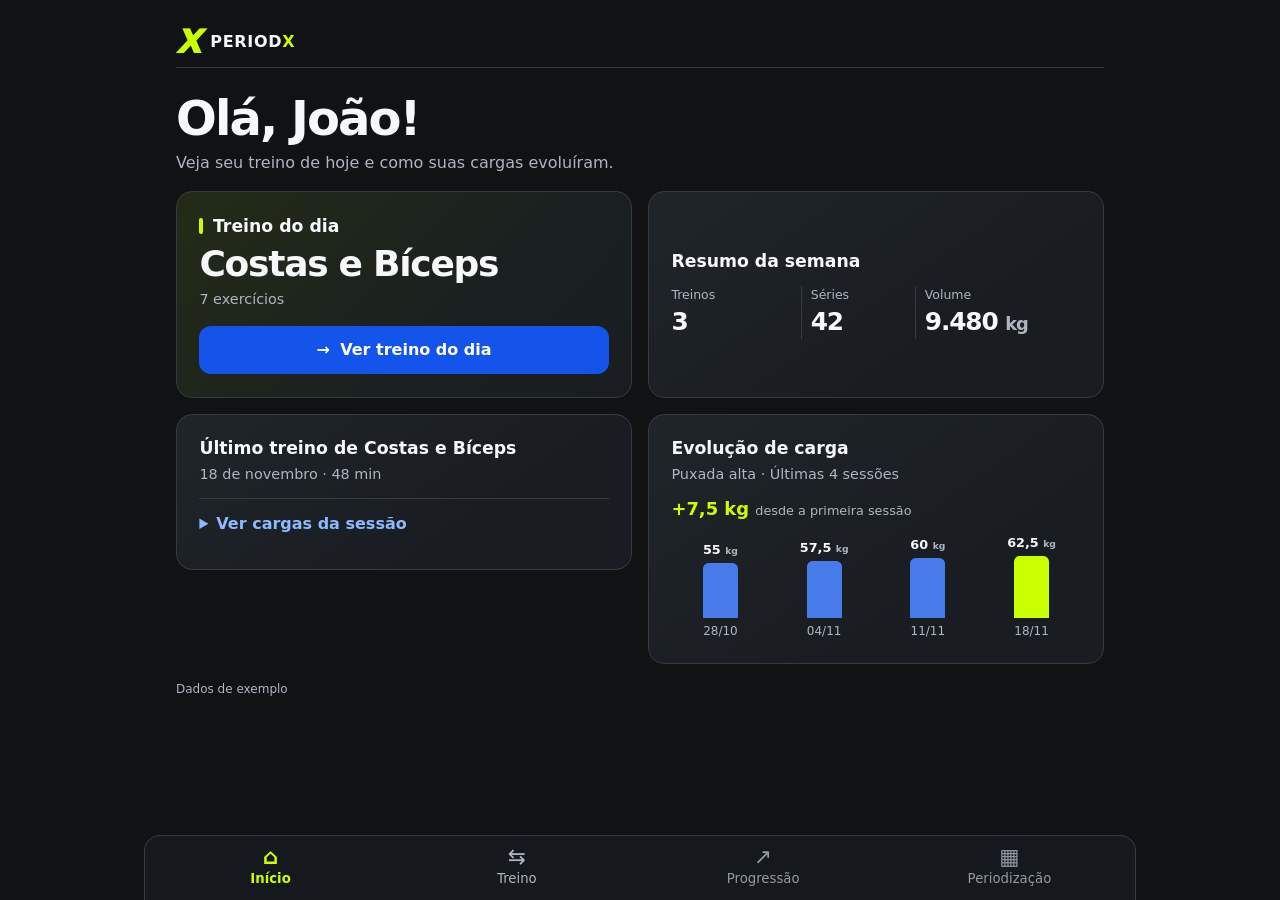
<file: index.html>
<!doctype html>
<html lang="pt-BR">
<head>
  <meta charset="utf-8">
  <meta name="viewport" content="width=device-width, initial-scale=1">
  <meta name="theme-color" content="#101214">
  <title>PeriodX | Início</title>
  <link rel="stylesheet" href="style.css">
</head>

<body class="periodx-home">
  <div class="home-layout">
    <header class="cabecalho">
      <a class="logo" href="index.html" aria-label="PeriodX, início">
        <span class="logo-simbolo" aria-hidden="true">X</span>
        <span>PERIOD<span class="logo-destaque">X</span></span>
      </a>
    </header>

    <main class="home-conteudo">
      <div class="home-boas-vindas">
        <h1>Olá, João!</h1>
        <p>Veja seu treino de hoje e como suas cargas evoluíram.</p>
      </div>

      <!-- Treino do dia -->
      <section class="home-card home-treino" aria-labelledby="treino-do-dia">
        <h2 class="home-rotulo" id="treino-do-dia">Treino do dia</h2>
        <p class="home-treino-nome">Costas e Bíceps</p>
        <p class="home-secundario">7 exercícios</p>
        <a class="home-acao" href="treino.html">
          <span aria-hidden="true">→</span> Ver treino do dia
        </a>
      </section>

      <!-- Totais da semana -->
      <section class="home-card home-semana" aria-labelledby="resumo-semana">
        <h2 id="resumo-semana">Resumo da semana</h2>
        <dl class="home-metricas">
          <div>
            <dt>Treinos</dt>
            <dd>3</dd>
          </div>
          <div>
            <dt>Séries</dt>
            <dd>42</dd>
          </div>
          <div>
            <dt>Volume</dt>
            <dd>9.480 <small>kg</small></dd>
          </div>
        </dl>
      </section>

      <!-- Última sessão da mesma ficha -->
      <section class="home-card home-historico" aria-labelledby="titulo-historico">
        <h2 id="titulo-historico">Último treino de Costas e Bíceps</h2>
        <p class="home-secundario">
          <time datetime="2026-11-18">18 de novembro</time> · 48 min
        </p>
        <details>
          <summary>Ver cargas da sessão</summary>
          <ul class="home-series">
            <li><strong>Puxada alta</strong><span>62,5 kg × 10, 9 e 8</span></li>
            <li><strong>Remada cavalinho máquina</strong><span>45 kg × 12, 10 e 10</span></li>
            <li><strong>Remada máquina unilateral</strong><span>25 kg × 12, 12 e 10</span></li>
            <li><strong>Puxada frente triângulo</strong><span>45 kg × 12, 10 e 9</span></li>
            <li><strong>Crucifixo invertido máquina</strong><span>25 kg × 15, 12 e 12</span></li>
            <li><strong>Rosca direta com halter</strong><span>12 kg × 12 e 10</span></li>
            <li><strong>Rosca martelo na polia</strong><span>20 kg × 12 e 10</span></li>
          </ul>
        </details>
      </section>

      <!-- Evolução da maior carga por sessão -->
      <section class="home-card home-evolucao" aria-labelledby="titulo-evolucao">
        <h2 id="titulo-evolucao">Evolução de carga</h2>
        <p class="home-secundario">Puxada alta · Últimas 4 sessões</p>
        <p class="home-ganho">+7,5 kg <span>desde a primeira sessão</span></p>

        <ol class="home-grafico" aria-label="Maior carga por sessão, em quilogramas">
          <li>
            <strong>55 <small>kg</small></strong>
            <span class="home-barra home-barra-55" aria-hidden="true"></span>
            <time datetime="2026-10-28">28/10</time>
          </li>
          <li>
            <strong>57,5 <small>kg</small></strong>
            <span class="home-barra home-barra-575" aria-hidden="true"></span>
            <time datetime="2026-11-04">04/11</time>
          </li>
          <li>
            <strong>60 <small>kg</small></strong>
            <span class="home-barra home-barra-60" aria-hidden="true"></span>
            <time datetime="2026-11-11">11/11</time>
          </li>
          <li>
            <strong>62,5 <small>kg</small></strong>
            <span class="home-barra home-barra-625" aria-hidden="true"></span>
            <time datetime="2026-11-18">18/11</time>
          </li>
        </ol>
      </section>

      <p class="home-aviso">Dados de exemplo</p>
    </main>
  </div>
  
  <nav class="menu-inferior" aria-label="Navegação principal">
    <a href="index.html" aria-current="page">
      <span class="menu-icone" aria-hidden="true">⌂</span>
      Início
    </a>
    <a href="treino.html">
      <span class="menu-icone" aria-hidden="true">⇆</span>
      Treino
    </a>
    <span role="link" aria-disabled="true">
      <span class="menu-icone" aria-hidden="true">↗</span>
      Progressão
    </span>
    <span role="link" aria-disabled="true">
      <span class="menu-icone" aria-hidden="true">▦</span>
      Periodização
    </span>
  </nav>
</body>
</html>
</file>
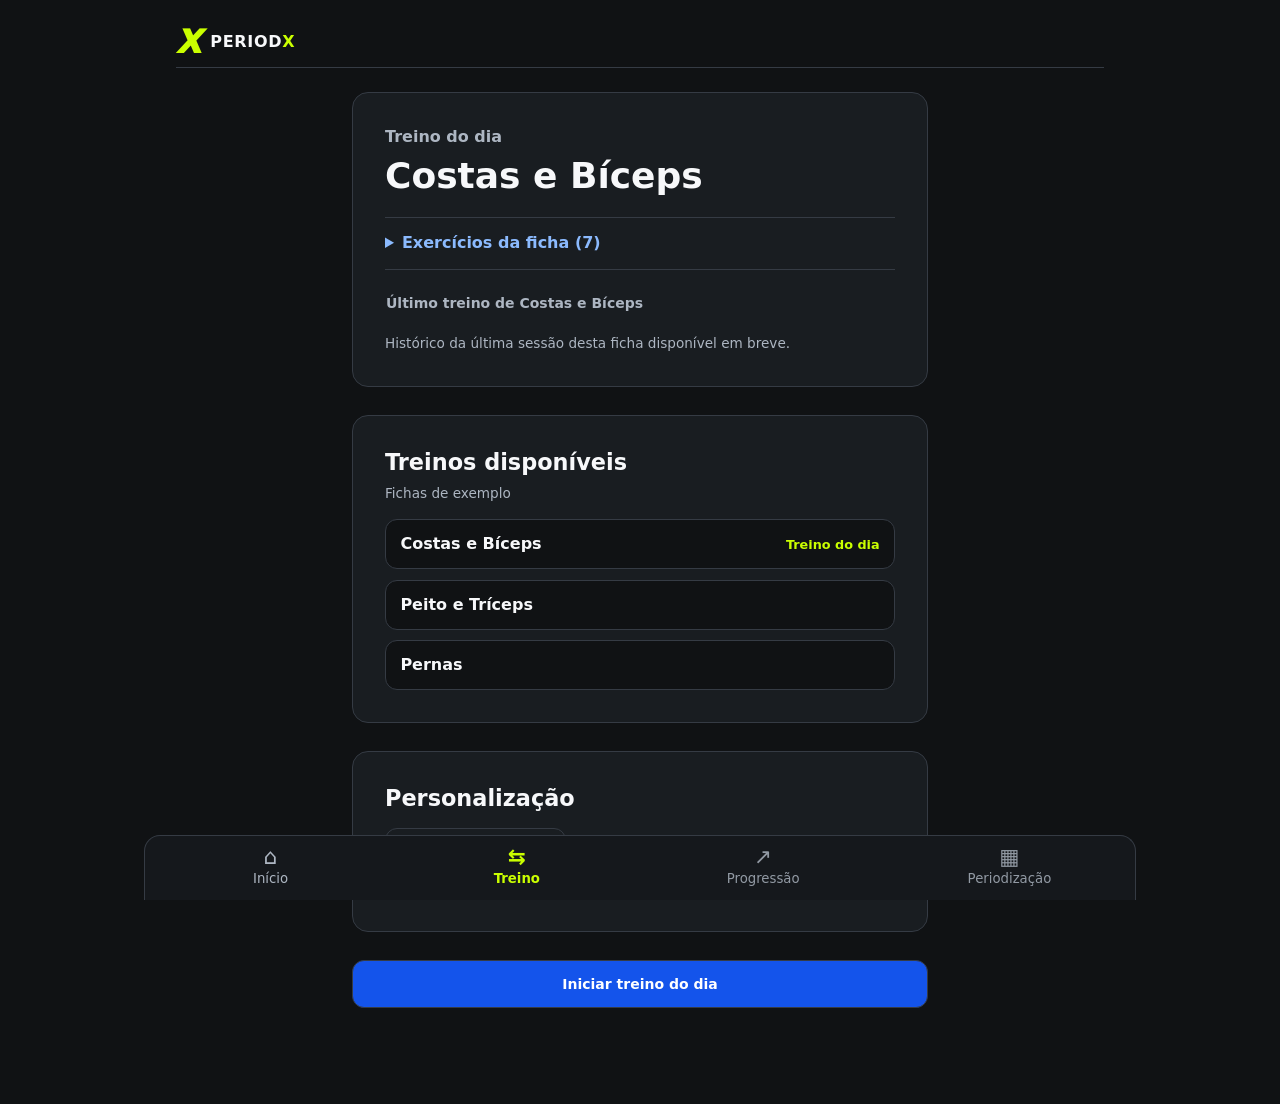
<file: treino.html>
<!doctype html>
<html lang="pt-BR">
<head>
  <meta charset="utf-8">
  <meta name="viewport" content="width=device-width, initial-scale=1">
  <meta name="theme-color" content="#101214">
  <title>PeriodX | Treino</title>
  <link rel="stylesheet" href="style.css">
  <script src="treino.js" defer></script>
</head>

<body class="tela-treino">
  <div class="pagina-treino">
    <header class="cabecalho">
      <a class="logo" href="index.html" aria-label="PeriodX, início">
        <span class="logo-simbolo" aria-hidden="true">X</span>
        <span>PERIOD<span class="logo-destaque">X</span></span>
      </a>
    </header>

    <main class="conteudo-treino">
      <!-- Ficha do dia. O JavaScript usa esta lista para definir a ordem. -->
      <section class="treino-card treino-do-dia" id="treino-do-dia"
               aria-labelledby="titulo-treino-dia">
        <h1 id="titulo-treino-dia" tabindex="-1">Treino do dia</h1>
        <p class="nome-treino">Costas e Bíceps</p>

        <details class="ficha-exercicios">
          <summary>Exercícios da ficha (7)</summary>
          <ol class="lista-exercicios">
            <li>
              <span class="nome-exercicio">Puxada alta</span>
              <span aria-hidden="true">⠿</span>
            </li>
            <li>
              <span class="nome-exercicio">Remada cavalinho máquina</span>
              <span aria-hidden="true">⠿</span>
            </li>
            <li>
              <span class="nome-exercicio">Remada máquina unilateral</span>
              <span aria-hidden="true">⠿</span>
            </li>
            <li>
              <span class="nome-exercicio">Puxada frente triângulo</span>
              <span aria-hidden="true">⠿</span>
            </li>
            <li>
              <span class="nome-exercicio">Crucifixo invertido máquina</span>
              <span aria-hidden="true">⠿</span>
            </li>
            <li>
              <span class="nome-exercicio">Rosca direta com halter</span>
              <span aria-hidden="true">⠿</span>
            </li>
            <li>
              <span class="nome-exercicio">Rosca martelo na polia</span>
              <span aria-hidden="true">⠿</span>
            </li>
          </ol>
        </details>

        <button class="link-historico" type="button" disabled
                aria-describedby="aviso-historico">
          Último treino de Costas e Bíceps
        </button>
        <p class="treino-aviso" id="aviso-historico">
          Histórico da última sessão desta ficha disponível em breve.
        </p>
      </section>

      <section class="treino-card" aria-labelledby="titulo-disponiveis">
        <h2 id="titulo-disponiveis">Treinos disponíveis</h2>
        <p class="treino-aviso">Fichas de exemplo</p>
        <ul class="fichas-exemplo">
          <li>Costas e Bíceps <span>Treino do dia</span></li>
          <li>Peito e Tríceps</li>
          <li>Pernas</li>
        </ul>
      </section>

      <section class="treino-card" aria-labelledby="titulo-personalizacao">
        <h2 id="titulo-personalizacao">Personalização</h2>
        <button class="treino-controle personalizar-treino" type="button"
                disabled aria-describedby="aviso-personalizacao">
          Personalizar treino
        </button>
        <p class="treino-aviso" id="aviso-personalizacao">Disponível em breve.</p>
      </section>

      <!-- O script habilita o botão quando a ficha estiver pronta. -->
      <button class="treino-controle botao-iniciar" id="iniciar-treino"
              type="button" aria-controls="area-sessao" disabled>
        Iniciar treino do dia
      </button>

      <!-- O contêiner controla a visibilidade sem interferir no grid da sessão. -->
      <div id="area-sessao" hidden>
        <section class="sessao-treino" aria-labelledby="titulo-sessao">
          <header class="sessao-topo">
            <h2 id="titulo-sessao" tabindex="-1">Treino em andamento</h2>
            <p class="sessao-ficha">Costas e Bíceps</p>
            <p class="sessao-tempo-total">
              Tempo total <span aria-label="Indisponível">—</span>
            </p>
          </header>

          <button class="treino-controle escolher-exercicio" type="button" disabled>
            <span>Escolher exercício</span>
            <span class="posicao-exercicio" id="posicao-exercicio">1 de 7</span>
          </button>

          <section class="treino-card sessao-card" aria-labelledby="titulo-exercicio">
            <header>
              <h3 id="titulo-exercicio" tabindex="-1"
                  aria-describedby="posicao-exercicio">Puxada alta</h3>
            </header>

            <!-- A tabela ilustrativa pertence apenas à Puxada alta. -->
            <div id="exemplo-series">
              <p class="treino-aviso" id="aviso-exemplo">
                Dados fictícios de Puxada alta, exibidos apenas como exemplo.
              </p>

              <div class="series-rolagem" role="region"
                   aria-label="Tabela de exemplo da Puxada alta" tabindex="0">
                <table class="tabela-series" aria-describedby="aviso-exemplo">
                  <thead>
                    <tr>
                      <th scope="col">Série</th>
                      <th scope="col">Sessão anterior (exemplo)</th>
                      <th scope="col">Hoje (kg)</th>
                      <th scope="col">Reps</th>
                      <th scope="col">Status</th>
                    </tr>
                  </thead>
                  <tbody>
                    <tr>
                      <th scope="row">1</th>
                      <td>62,5 kg × 10</td>
                      <td>
                        <input type="text" value="62,5" readonly
                               aria-label="Carga de exemplo da série 1, em kg">
                      </td>
                      <td>
                        <input type="text" value="10" readonly
                               aria-label="Repetições de exemplo da série 1">
                      </td>
                      <td>
                        <span class="status-serie concluida" role="img"
                              aria-label="Concluída no exemplo">✓</span>
                      </td>
                    </tr>
                    <tr>
                      <th scope="row">2</th>
                      <td>62,5 kg × 9</td>
                      <td>
                        <input type="text" value="62,5" readonly
                               aria-label="Carga de exemplo da série 2, em kg">
                      </td>
                      <td>
                        <input type="text" value="9" readonly
                               aria-label="Repetições de exemplo da série 2">
                      </td>
                      <td>
                        <span class="status-serie concluida" role="img"
                              aria-label="Concluída no exemplo">✓</span>
                      </td>
                    </tr>
                    <tr class="serie-selecionada">
                      <th scope="row">3</th>
                      <td>62,5 kg × 8</td>
                      <td>
                        <input type="text" value="62,5" readonly
                               aria-label="Carga de exemplo da série 3, em kg">
                      </td>
                      <td>
                        <input type="text" placeholder="—" readonly
                               aria-label="Repetições de exemplo da série 3">
                      </td>
                      <td>
                        <span class="status-serie" role="img"
                              aria-label="Pendente no exemplo">—</span>
                      </td>
                    </tr>
                  </tbody>
                </table>
              </div>

              <div class="acoes-series">
                <div class="acoes-serie-selecionada" role="group"
                     aria-labelledby="titulo-acoes-serie">
                  <p class="treino-aviso" id="titulo-acoes-serie">Série 3</p>
                  <button class="treino-controle" type="button" disabled>Editar série</button>
                  <button class="treino-controle" type="button" disabled>Duplicar série</button>
                </div>
                <button class="treino-controle" type="button" disabled>+ Adicionar série</button>
              </div>
            </div>

            <p class="treino-aviso" id="aviso-sem-series" hidden>
              Séries e histórico indisponíveis para este exercício nesta etapa.
            </p>
          </section>

          <section class="treino-card sessao-card" aria-labelledby="titulo-descanso">
            <header>
              <h3 id="titulo-descanso">Descanso</h3>
            </header>
            <div class="descanso-conteudo">
              <span class="valor-descanso" aria-label="Indisponível">—</span>
              <button class="treino-controle" type="button" disabled>Pausar descanso</button>
            </div>
          </section>

          <section class="treino-card sessao-card" aria-labelledby="titulo-volume">
            <header>
              <h3 id="titulo-volume">Volume do treino</h3>
            </header>
            <p class="volume-acumulado"><strong>—</strong> <span>kg</span></p>
          </section>

          <footer class="sessao-rodape">
            <button class="treino-controle proximo-exercicio" id="proximo-exercicio"
                    type="button" disabled>
              Próximo exercício
            </button>
            <button class="treino-controle" type="button" disabled>Finalizar treino</button>
            <button class="treino-controle" id="voltar-ficha" type="button">Voltar à ficha</button>
          </footer>
        </section>
      </div>
    </main>
  </div>

  <nav class="menu-inferior" aria-label="Navegação principal">
    <a href="index.html">
      <span class="menu-icone" aria-hidden="true">⌂</span>
      Início
    </a>
    <a href="treino.html" aria-current="page">
      <span class="menu-icone" aria-hidden="true">⇆</span>
      Treino
    </a>
    <span role="link" aria-disabled="true">
      <span class="menu-icone" aria-hidden="true">↗</span>
      Progressão
    </span>
    <span role="link" aria-disabled="true">
      <span class="menu-icone" aria-hidden="true">▦</span>
      Periodização
    </span>
  </nav>
</body>
</html>
</file>
<file: style.css>
/* Tema e elementos compartilhados */
.periodx-home,
.tela-treino {
  --fundo: #101214;
  --card: #191d21;
  --borda: #353b44;
  --texto: #f7f8fa;
  --secundario: #adb6c2;
  --lima: #caff00;
  --azul: #1454eb;
  --azul-claro: #8bbafe;
  --largura-pagina: 62rem;

  color-scheme: dark;
  margin: 0;
  min-width: 0;
  background: var(--fundo);
  color: var(--texto);
  font: 1rem/1.5 system-ui, sans-serif;
}

.periodx-home *,
.periodx-home *::before,
.periodx-home *::after,
.tela-treino *,
.tela-treino *::before,
.tela-treino *::after {
  box-sizing: border-box;
}

.periodx-home :focus-visible,
.tela-treino :focus-visible {
  outline: 2px solid var(--lima);
  outline-offset: 3px;
}

.home-layout,
.pagina-treino {
  width: min(100%, var(--largura-pagina));
  margin-inline: auto;
  /* Reserva espaço para rolar o conteúdo acima do menu fixo. */
  padding: 1rem clamp(1rem, 4vw, 2rem)
    calc(6rem + env(safe-area-inset-bottom, 0px));
}

/* Cabeçalho */
.cabecalho {
  display: flex;
  align-items: center;
  min-height: 3.25rem;
  margin-bottom: 1.5rem;
  border-bottom: 1px solid var(--borda);
}

.cabecalho .logo {
  display: inline-flex;
  align-items: center;
  gap: .55rem;
  color: inherit;
  font-weight: 900;
  letter-spacing: .045em;
  text-decoration: none;
}

.logo-simbolo,
.logo-destaque {
  color: var(--lima);
}

.logo-simbolo {
  font-size: 2rem;
  font-weight: 1000;
  font-style: italic;
  line-height: 1;
}

/* Menu inferior compartilhado */
.menu-inferior {
  position: fixed;
  inset: auto 0 0;
  z-index: 1;
  display: grid;
  grid-template-columns: repeat(4, minmax(0, 1fr));
  width: min(100%, var(--largura-pagina));
  margin-inline: auto;
  padding: .25rem .15rem calc(.35rem + env(safe-area-inset-bottom, 0px));
  border: 1px solid var(--borda);
  border-bottom: 0;
  background: #15181c;
  text-align: center;
}

.menu-inferior > * {
  display: grid;
  align-content: center;
  justify-items: center;
  min-height: 3.4rem;
  padding: .1rem;
  color: var(--secundario);
  font-size: clamp(.65rem, 2.7vw, .83rem);
  text-decoration: none;
  overflow-wrap: anywhere;
}

.menu-icone {
  font-size: 1.35rem;
  line-height: 1.1;
}

.menu-inferior [aria-current="page"] {
  color: var(--lima);
  font-weight: 800;
}

.menu-inferior [aria-disabled="true"] {
  color: #929aa4;
}

/* Página inicial */
.periodx-home h1,
.periodx-home h2,
.periodx-home p,
.periodx-home dl,
.periodx-home dd {
  margin: 0;
}

.home-conteudo {
  display: grid;
  align-items: start;
  gap: .9rem;
}

.home-boas-vindas h1 {
  font-size: clamp(2rem, 6vw, 3rem);
  line-height: 1.12;
  letter-spacing: -.04em;
}

.home-boas-vindas p {
  margin-top: .35rem;
}

.home-boas-vindas p,
.home-secundario,
.home-aviso {
  color: var(--secundario);
}

/* Cards e ação do treino do dia na Home */
.home-card {
  min-width: 0;
  padding: clamp(1rem, 4vw, 1.4rem);
  border: 1px solid var(--borda);
  border-radius: 1rem;
  background: linear-gradient(145deg, #20252a, var(--card) 65%);
}

.home-card h2 {
  font-size: 1.08rem;
  line-height: 1.3;
}

.home-card .home-secundario {
  margin-top: .25rem;
  font-size: .9rem;
}

.home-treino {
  background: linear-gradient(135deg, #232b17, #1a2020 63%, var(--card));
}

.home-rotulo {
  display: flex;
  gap: .6rem;
  align-items: center;
}

.home-rotulo::before {
  content: "";
  width: .25rem;
  height: 1.05rem;
  border-radius: 1rem;
  background: var(--lima);
}

.home-card .home-treino-nome {
  margin-top: .45rem;
  font-size: clamp(1.65rem, 5vw, 2.25rem);
  font-weight: 800;
  letter-spacing: -.035em;
  line-height: 1.12;
}

.home-acao {
  display: flex;
  align-items: center;
  justify-content: center;
  gap: .65rem;
  margin-top: 1rem;
  min-height: 3rem;
  padding: .65rem;
  border-radius: .75rem;
  background: var(--azul);
  color: white;
  font-weight: 750;
  text-decoration: none;
}

.home-acao:hover {
  background: #1b48c0;
}

/* Resumo da semana */
.home-semana .home-metricas {
  display: grid;
  grid-template-columns: .9fr .85fr 1.3fr;
  margin-top: .85rem;
}

.home-metricas div + div {
  margin-left: .55rem;
  padding-left: .55rem;
  border-left: 1px solid var(--borda);
}

.home-metricas dt {
  color: var(--secundario);
  font-size: .78rem;
}

.home-metricas dd {
  font-size: clamp(1.14rem, 5vw, 1.55rem);
  font-weight: 800;
  letter-spacing: -.045em;
  line-height: 1.35;
}

.home-metricas small,
.home-grafico small {
  color: var(--secundario);
  font-size: .72em;
}

/* Histórico da ficha na Home */
.home-historico details {
  margin-top: .8rem;
  border-top: 1px solid var(--borda);
  padding-top: .25rem;
}

.home-historico summary {
  min-height: 2.75rem;
  padding-block: .58rem;
  color: var(--azul-claro);
  font-weight: 650;
  cursor: pointer;
}

.home-series {
  list-style: none;
  padding: 0;
  margin: 0;
}

.home-series li {
  display: grid;
  gap: .1rem;
  font-size: .86rem;
  padding-block: .5rem;
}

.home-series li + li {
  border-top: 1px solid var(--borda);
}

.home-series span {
  color: var(--secundario);
}

/* Gráfico de evolução */
.home-evolucao .home-ganho {
  margin-top: .65rem;
  color: var(--lima);
  font-size: 1.12rem;
  font-weight: 800;
}

.home-ganho span {
  color: var(--secundario);
  font-size: .8rem;
  font-weight: 500;
}

.home-grafico {
  display: grid;
  grid-template-columns: repeat(4, minmax(0, 1fr));
  align-items: end;
  gap: .35rem;
  padding: 0;
  margin: .65rem 0 0;
  list-style: none;
}

.home-grafico li {
  display: grid;
  justify-items: center;
  gap: .25rem;
  font-size: .8rem;
}

.home-grafico time,
.home-aviso {
  color: var(--secundario);
  font-size: .75rem;
}

.home-barra {
  width: min(100%, 2.2rem);
  border-radius: .35rem .35rem 0 0;
  background: #487bea;
}

/* Alturas proporcionais à carga, a partir de zero. */
.home-barra-55 {
  height: 55px;
}

.home-barra-575 {
  height: 57.5px;
}

.home-barra-60 {
  height: 60px;
}

.home-barra-625 {
  height: 62.5px;
  background: var(--lima);
}

/* Página Treino */
.conteudo-treino {
  display: grid;
  grid-template-columns: minmax(0, 1fr);
  gap: clamp(1.25rem, 4vw, 1.75rem);
  max-width: 36rem;
  margin-inline: auto;
}

.treino-card {
  min-width: 0;
  padding: clamp(1.125rem, 5vw, 2rem);
  border: 1px solid var(--borda);
  border-radius: 1rem;
  background: var(--card);
}

.treino-card :is(h1, h2, h3, p) {
  margin: 0;
}

.treino-card :is(h2, h3) {
  font-size: clamp(1.15rem, 4vw, 1.4rem);
  line-height: 1.25;
}

.treino-do-dia h1 {
  color: var(--secundario);
  font-size: 1rem;
}

.treino-do-dia .nome-treino {
  margin-top: .4rem;
  font-size: clamp(1.65rem, 5vw, 2.25rem);
  font-weight: 800;
  line-height: 1.15;
}

.treino-aviso {
  color: var(--secundario);
  font-size: .85rem;
}

.treino-card .treino-aviso {
  margin-top: .45rem;
}

/* Ficha expansível */
.ficha-exercicios {
  margin: 1.25rem 0 .75rem;
  border-block: 1px solid var(--borda);
}

.ficha-exercicios summary {
  padding-block: .85rem;
  color: var(--azul-claro);
  font-weight: 700;
  cursor: pointer;
}

.lista-exercicios {
  list-style: decimal outside;
  margin: 0;
  padding-inline-start: 1.75rem;
  padding-block-end: .5rem;
}

.lista-exercicios > li {
  position: relative;
  padding: .75rem 1.75rem .75rem .25rem;
}

.lista-exercicios > li + li {
  border-top: 1px solid var(--borda);
}

.lista-exercicios > li::marker {
  color: var(--secundario);
  font-weight: 700;
}

.lista-exercicios > li > span[aria-hidden="true"] {
  position: absolute;
  inset-block-start: .75rem;
  inset-inline-end: .25rem;
  color: var(--secundario);
}

/* Fichas de exemplo */
.fichas-exemplo {
  display: grid;
  gap: .65rem;
  margin: 1rem 0 0;
  padding: 0;
  list-style: none;
}

.fichas-exemplo > li {
  display: flex;
  flex-wrap: wrap;
  align-items: center;
  justify-content: space-between;
  gap: .3rem .75rem;
  padding: .75rem .9rem;
  border: 1px solid var(--borda);
  border-radius: .75rem;
  background: var(--fundo);
  font-weight: 650;
}

.fichas-exemplo > li > span {
  color: var(--lima);
  font-size: .8rem;
  font-weight: 550;
}

/* Ações exibidas no protótipo */
.treino-controle,
.link-historico {
  min-height: 2.75rem;
  padding: .65rem .9rem;
  border: 1px solid var(--borda);
  border-radius: .75rem;
  background: transparent;
  color: var(--secundario);
  font: inherit;
  font-size: .875rem;
  font-weight: 700;
}

.link-historico {
  padding-inline: 0;
  border-color: transparent;
  text-align: start;
}

.personalizar-treino {
  margin-top: 1rem;
}

.botao-iniciar {
  width: 100%;
  min-height: 3rem;
  background: var(--azul);
  color: white;
}

.botao-iniciar:disabled,
.proximo-exercicio:disabled {
  border-color: #293f6b;
  background: #293f6b;
  color: #d7dfef;
}

/* Treino em andamento na mesma rolagem */
.sessao-treino {
  display: grid;
  grid-template-columns: minmax(0, 1fr);
  gap: clamp(1.25rem, 4vw, 1.75rem);
  margin-top: clamp(1rem, 4vw, 2rem);
  padding-top: clamp(1.5rem, 5vw, 2.5rem);
  border-top: 1px solid var(--borda);
}

.sessao-topo {
  display: grid;
  gap: .55rem;
}

.sessao-topo :is(h2, p) {
  margin: 0;
}

.sessao-topo h2 {
  font-size: clamp(1.75rem, 6vw, 2.5rem);
  line-height: 1.12;
  letter-spacing: -.035em;
}

.sessao-ficha {
  font-weight: 700;
}

.sessao-tempo-total {
  color: var(--secundario);
  font-variant-numeric: tabular-nums;
}

.sessao-tempo-total time {
  margin-inline-start: .35rem;
  color: var(--lima);
  font-weight: 800;
}

.escolher-exercicio {
  display: flex;
  flex-wrap: wrap;
  justify-content: space-between;
  gap: .35rem .75rem;
  text-align: start;
}

.posicao-exercicio {
  font-weight: 550;
}

.sessao-card > header {
  margin-bottom: 1.25rem;
}

/* Em telas estreitas, só a tabela pode rolar na horizontal. */
.series-rolagem {
  overflow-x: auto;
  scrollbar-color: var(--borda) transparent;
}

.tabela-series {
  width: 100%;
  min-width: 17rem;
  border-collapse: collapse;
  font-size: .85rem;
  font-variant-numeric: tabular-nums;
}

.tabela-series :is(th, td) {
  padding: .75rem .25rem;
  border-bottom: 1px solid var(--borda);
  text-align: center;
}

.tabela-series thead th {
  color: var(--secundario);
  font-size: .75rem;
  line-height: 1.25;
}

.tabela-series td:nth-child(2) {
  color: var(--secundario);
  white-space: nowrap;
}

.tabela-series input[readonly] {
  width: 5.5ch;
  min-height: 2.25rem;
  padding: .15rem;
  border: 1px solid var(--borda);
  border-radius: .45rem;
  background: var(--fundo);
  color: var(--texto);
  font: inherit;
  text-align: center;
}

.status-serie {
  display: inline-grid;
  place-items: center;
  width: 1.65rem;
  height: 1.65rem;
  border: 1px solid var(--borda);
  border-radius: .45rem;
  font-weight: 800;
}

.status-serie.concluida {
  border-color: transparent;
  background: #27351c;
  color: var(--lima);
}

.serie-selecionada {
  background: #20252a;
}

.acoes-series {
  display: grid;
  justify-items: start;
  gap: .75rem;
  margin-top: 1.25rem;
}

.acoes-serie-selecionada,
.descanso-conteudo {
  display: flex;
  flex-wrap: wrap;
  align-items: center;
  gap: .65rem;
}

.acoes-serie-selecionada .treino-aviso {
  margin: 0;
}

.descanso-conteudo {
  justify-content: space-between;
  gap: 1rem;
}

/* Descanso, volume e botões finais */
.valor-descanso,
.volume-acumulado strong {
  font-size: clamp(2rem, 8vw, 2.75rem);
  font-weight: 800;
  font-variant-numeric: tabular-nums;
  line-height: 1;
  letter-spacing: -.035em;
}

.volume-acumulado span {
  margin-inline-start: .2rem;
  color: var(--secundario);
}

.sessao-rodape {
  display: grid;
  gap: .75rem;
}

@media (min-width: 36rem) {
  .sessao-rodape {
    grid-template-columns: repeat(2, minmax(0, 1fr));
  }
}

/* Ajustes para telas mais largas */
@media (min-width: 44rem) {
  .home-conteudo {
    grid-template-columns: 1fr 1fr;
    gap: 1rem;
  }

  .home-boas-vindas,
  .home-aviso {
    grid-column: 1 / -1;
  }

  .home-treino,
  .home-semana {
    align-self: stretch;
  }

  .home-semana {
    display: flex;
    flex-direction: column;
    justify-content: center;
  }

  .menu-inferior {
    border-radius: 1rem 1rem 0 0;
  }
}
</file>
